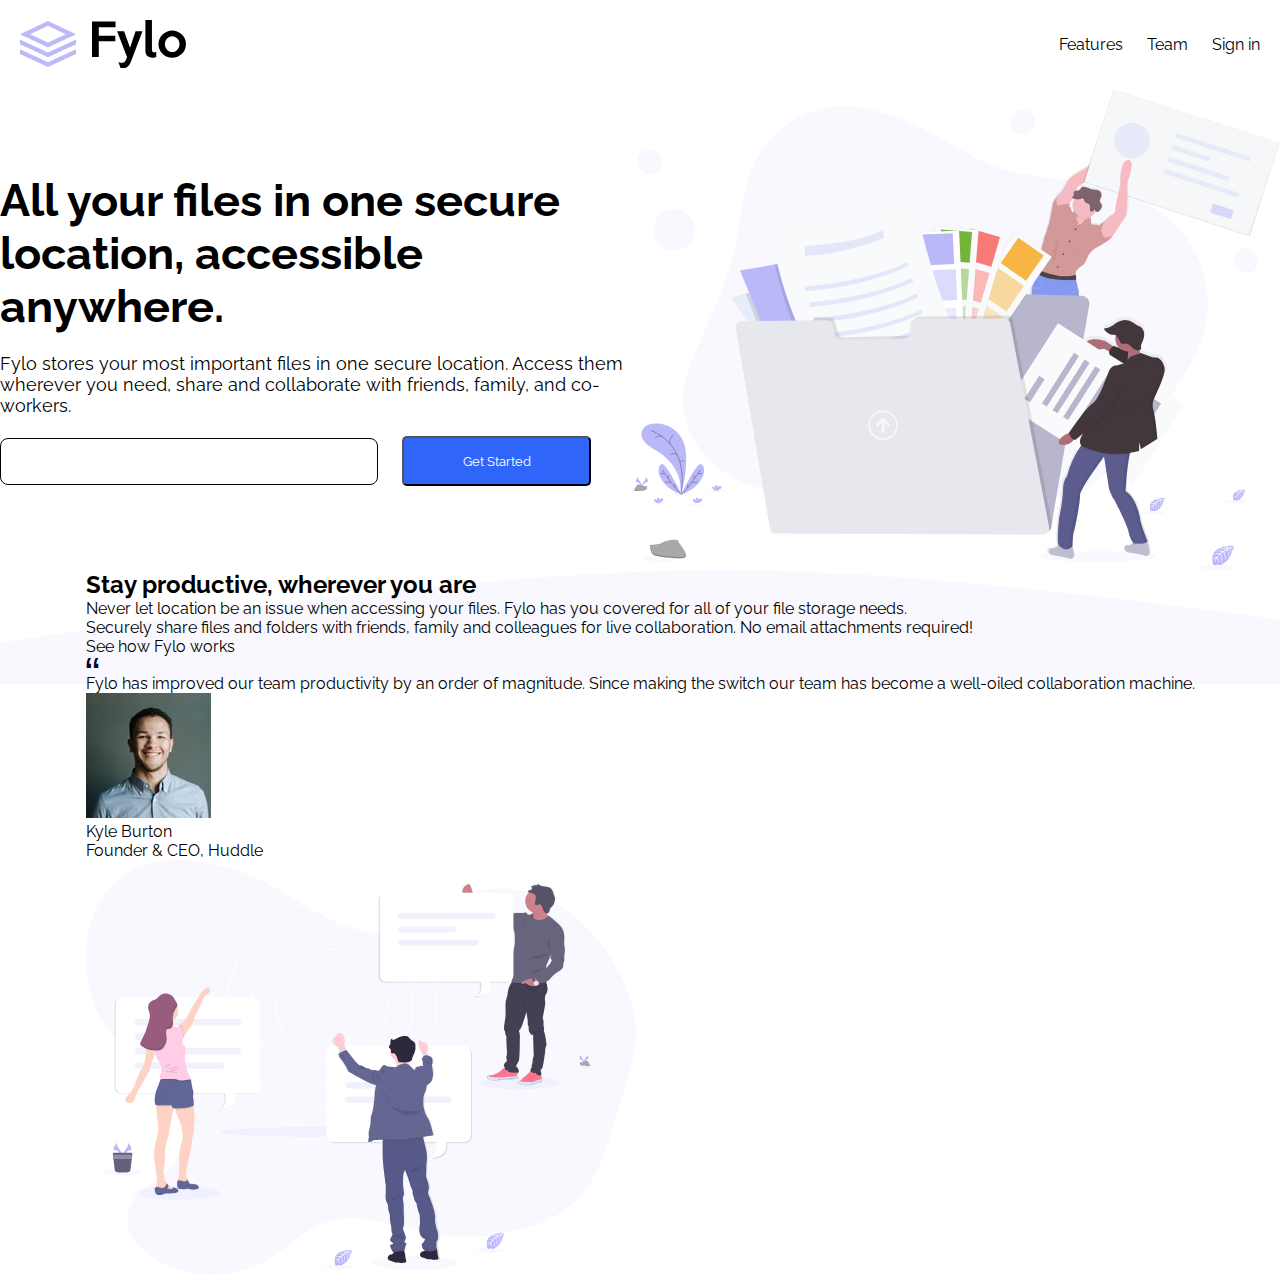
<file: CLASES/index.html>
<!DOCTYPE html>
<html lang="en">
<head>
    <meta charset="UTF-8">
    <meta http-equiv="X-UA-Compatible" content="IE=edge">
    <meta name="viewport" content="width=device-width, initial-scale=1.0">
    <title>Document</title>
    <link rel="stylesheet" href="estilos.css">
</head>
<body>
    <header>
        <nav class="container nav">
            <img src="./images/logo.svg" alt="">
            <div>
                <a href="">Features</a>
                <a href="">Team</a>
                <a href="">Sign in</a>
            </div>
        </nav>
    </header>

    <main>
        <article class="container principal">
            <div>
                <h1>
                    All your files in one secure location, accessible anywhere.
                </h1>
                <p>
                    Fylo stores your most important files in one secure location. 
                    Access them wherever you need, share and collaborate with friends, 
                    family, and co-workers.
                </p>
                <div class="principalForm">
                    <input type="text"/>
                    <button>Get Started</button>
                </div>
                
            </div>
            <img src="./images/illustration-1.svg" alt="" width="650">              
        </article>
        
    </main>

    <section class="sectionProductiva">
        <article class="container sectionProductiva2">
            <div>
                <h2>Stay productive, wherever you are</h2>
                <p>Never let location be an issue when accessing your files. Fylo has you 
                    covered for all of your file storage needs.</p>
                <p>Securely share files and folders with friends, family and colleagues for 
                    live collaboration. No email attachments required!</p>
                    <a href="">See how Fylo works</a>
            </div>
            <div>
                <img src="./images/icon-quotes.svg" alt="">
                <p>Fylo has improved our team productivity by an order of magnitude. Since making the switch our team has become a well-oiled collaboration machine.
                </p>
                <div>
                    <img src="./images/avatar-testimonial.jpg" alt="">
                    <div>
                        <p>Kyle Burton</p>
                        <p>Founder & CEO, Huddle</p>
                    </div>
                </div>
            </div>
            <img src="./images/illustration-2.svg" alt="" width="550">
        </article>
    </section>

</body>
</html>
</file>
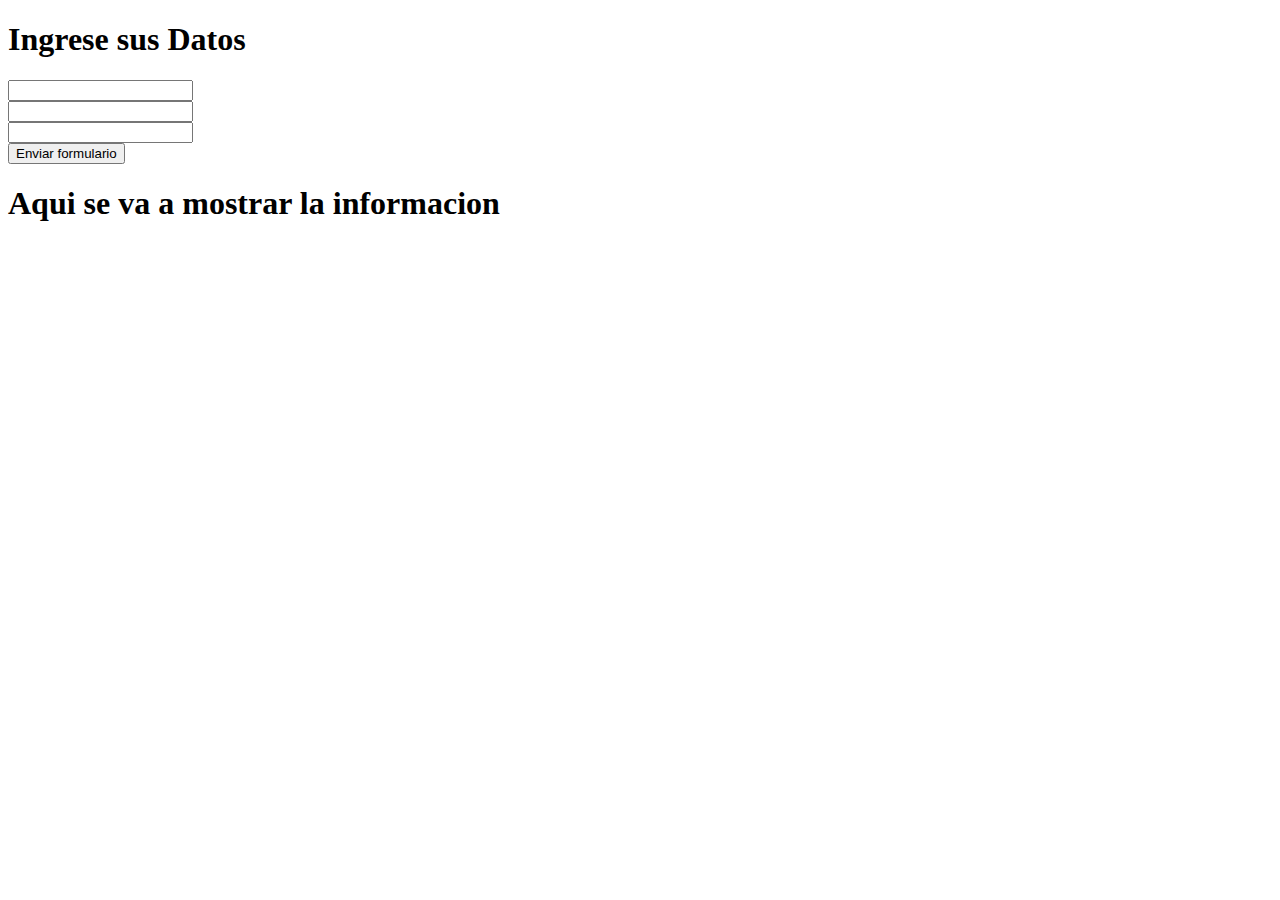
<file: proyecto_form/index.html>
<!DOCTYPE html>
<html lang="en">
<head>
    <meta charset="UTF-8">
    <meta http-equiv="X-UA-Compatible" content="IE=edge">
    <meta name="viewport" content="width=device-width, initial-scale=1.0">
    <title>Proyecto Formularios</title>
</head>
<body>
    <h1>Ingrese sus Datos</h1>
    <form onsubmit="formDatos(event)">
        <div>
            <label for="Ingresa tu nombre"></label>
            <input type="text" id="nombre">
        </div>
        <div>
            <label for="Ingresa tu Apellido"></label>
            <input type="text" id="apellido">
        </div>
        <div>
            <label for="Ingresa tu Contraseña"></label>
            <input type="password" id="pass">
        </div>
        <button>Enviar formulario</button>
    </form>

    <div id="MostrarInfo">
        <h1>Aqui se va a mostrar la informacion</h1>
        <span id="dataRecord"></span>
    </div>
</body>
<script src="./app.js"></script>
</html>
</file>
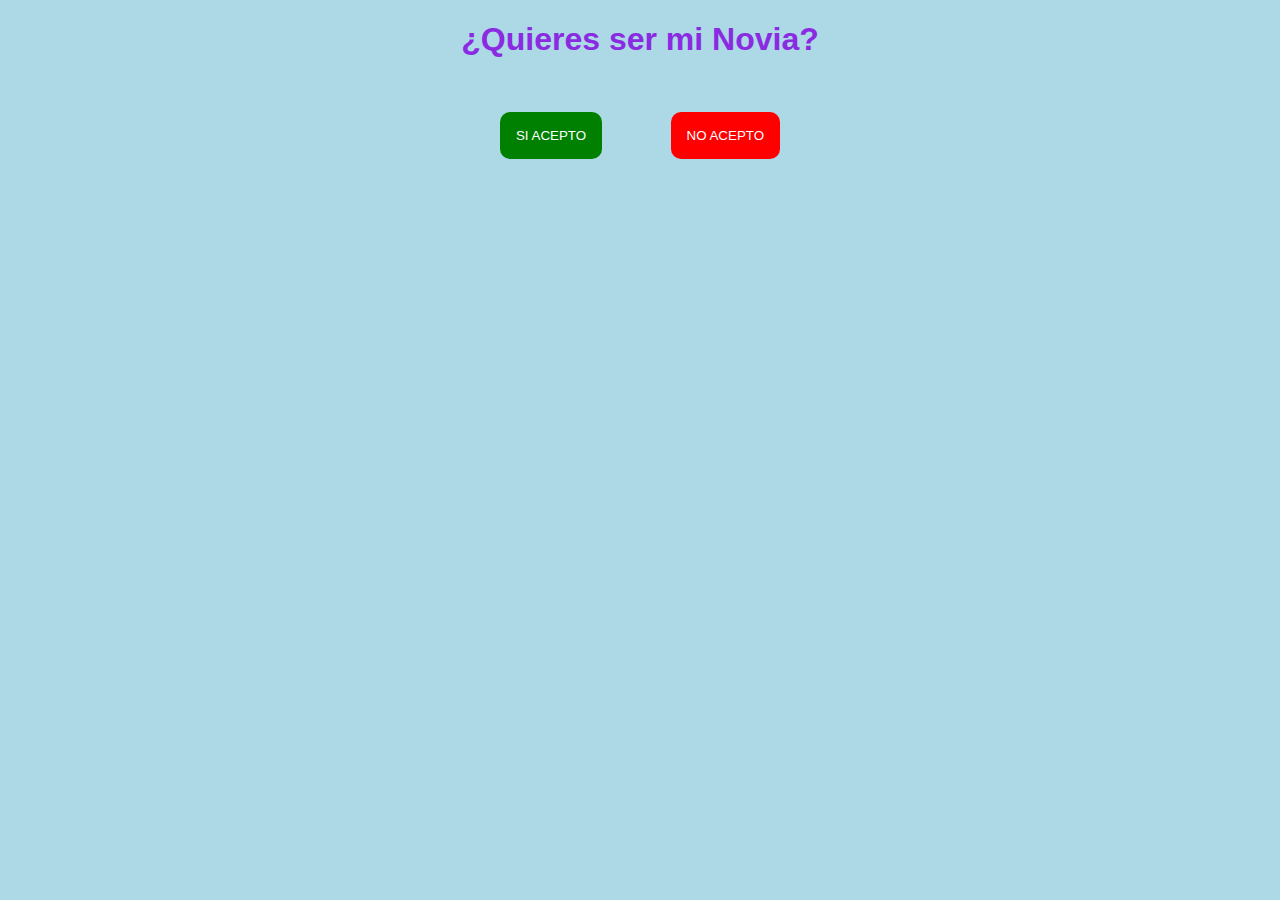
<file: proyecto_js/index.html>
<!DOCTYPE html>
<html lang="en">
<head>
    <meta charset="UTF-8">
    <meta http-equiv="X-UA-Compatible" content="IE=edge">
    <meta name="viewport" content="width=device-width, initial-scale=1.0">
    <title>Proyecto Juego JS</title>
    <link rel="stylesheet" href="main.css">
</head>
<body>
    <h1>¿Quieres ser mi Novia?</h1>
    <div>
        <button class="si" onclick="btnSi()">SI ACEPTO</button>
        <button class="no" onmouseenter="btnNo(event)">NO ACEPTO</button>
    </div>

    <div id="ejemplo">

    </div>

</body>
<script src="./app.js"></script>
</html>
</file>
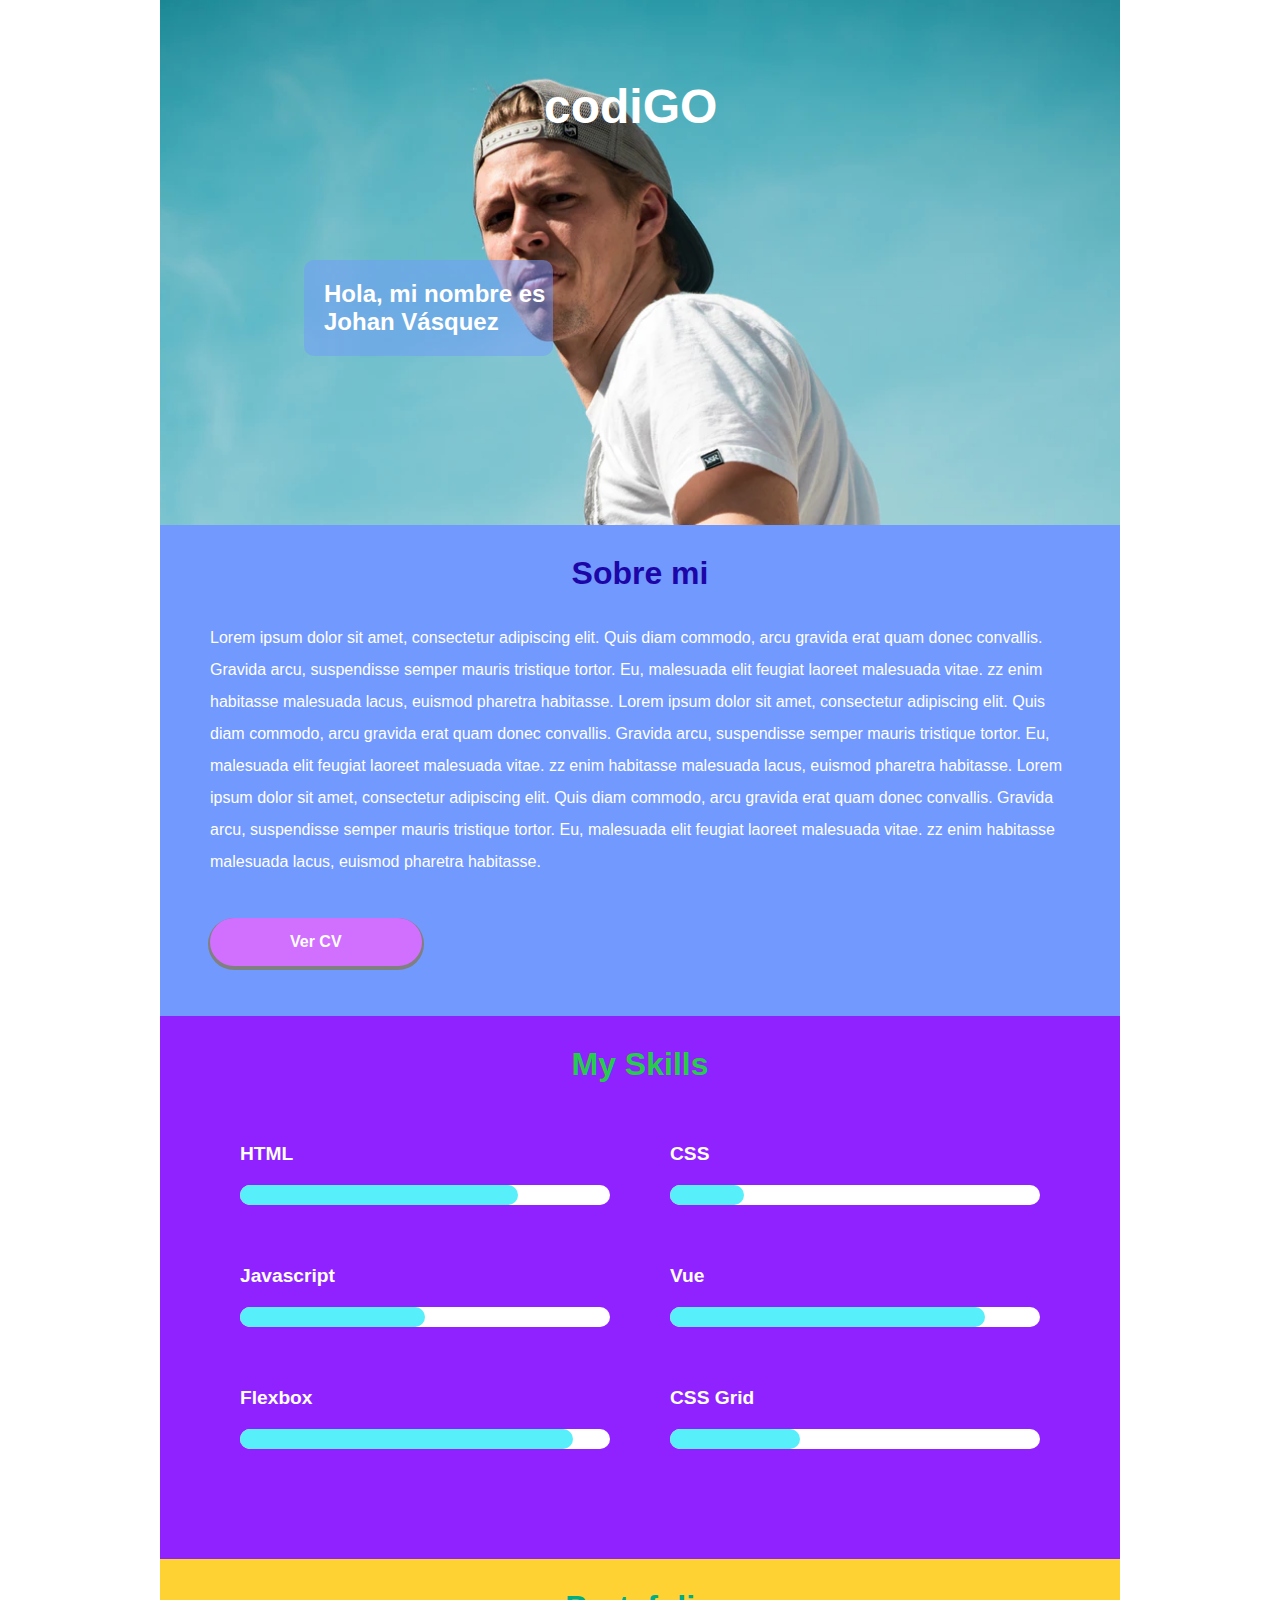
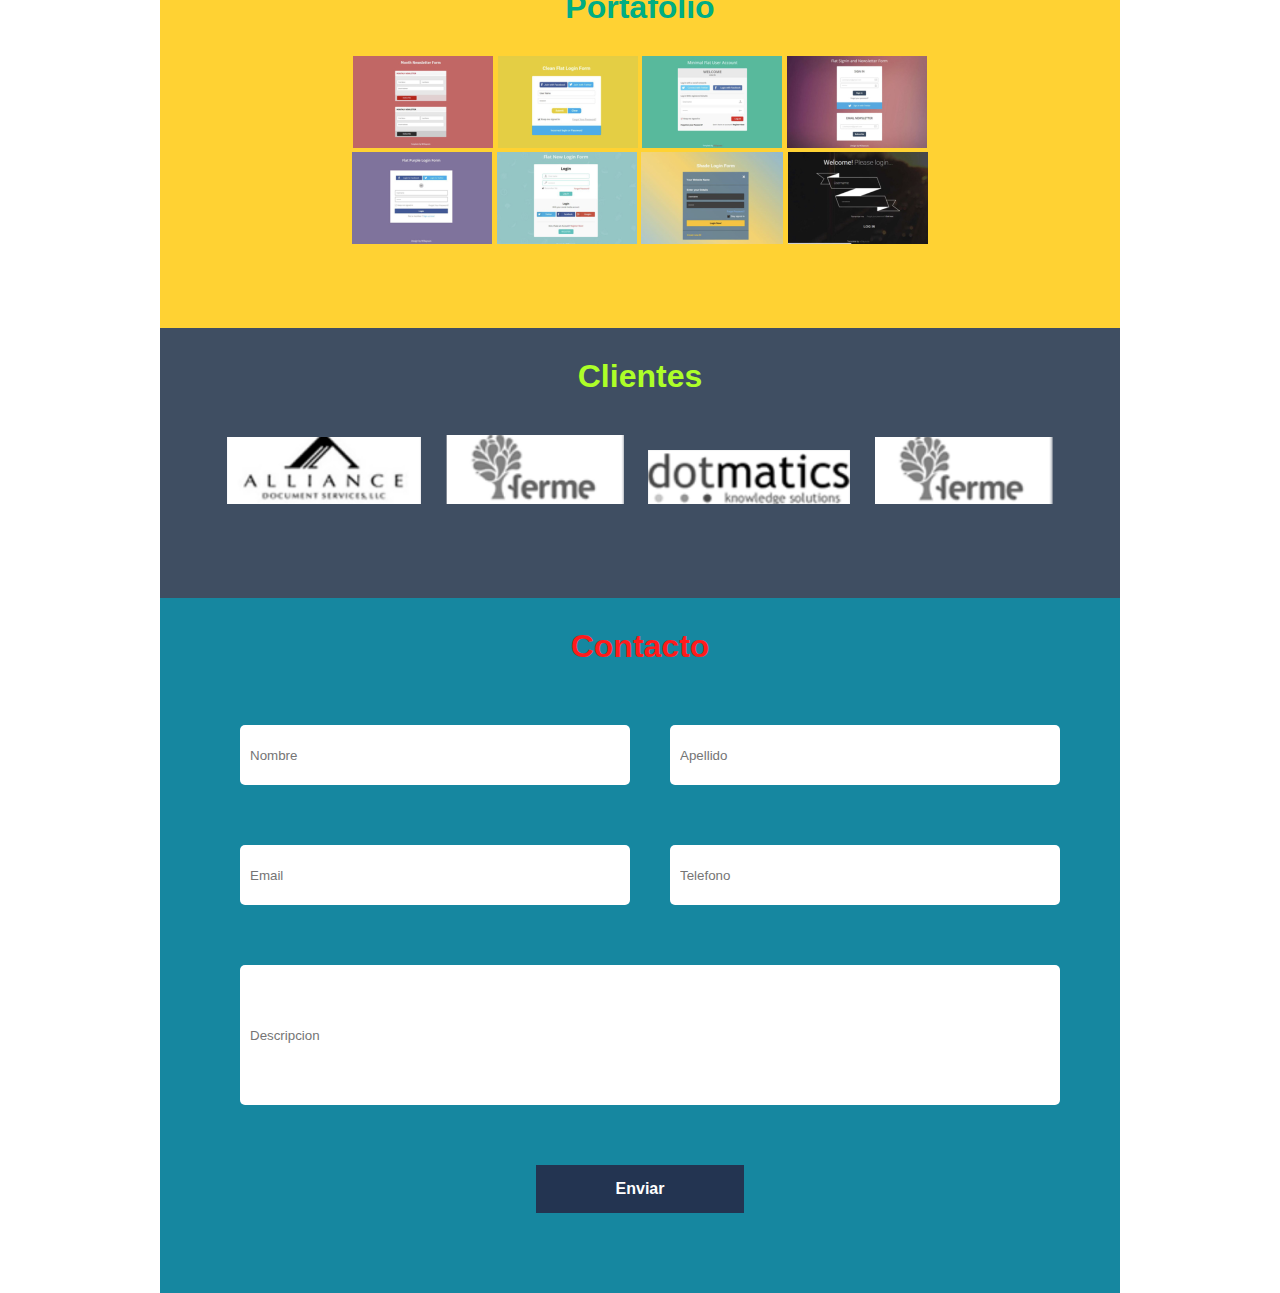
<file: semana2/dia 5/reto5/index.html>
<!DOCTYPE html>
<html lang="en">
<head>
    <meta charset="UTF-8">
    <meta http-equiv="X-UA-Compatible" content="IE=edge">
    <meta name="viewport" content="width=<s>, initial-scale=1.0">
    <link rel="stylesheet" href="reto5.css"/>
    <title>Document</title>
</head>
<body>
    
        <div class="contenedor">
            <section>
            <div class="portada">
                <h1>codiGO</h1>
                <img src="./img/Mask Group.png" alt=""/>
            <h2>Hola, mi nombre es <br> Johan Vásquez</h2>
            </div>
        </section>
        <section class="about-me">
            <h2>
                Sobre mi
            </h2>
            <p>
                Lorem ipsum dolor sit amet, consectetur adipiscing elit. Quis diam commodo, arcu gravida erat quam donec convallis. Gravida arcu, suspendisse semper mauris tristique tortor. Eu, malesuada elit feugiat laoreet malesuada vitae. zz enim habitasse malesuada lacus, euismod pharetra habitasse. Lorem ipsum dolor sit amet, consectetur adipiscing elit. Quis diam commodo, arcu gravida erat quam donec convallis. Gravida arcu, suspendisse semper mauris tristique tortor. Eu, malesuada elit feugiat laoreet malesuada vitae. zz enim habitasse malesuada lacus, euismod pharetra habitasse. Lorem ipsum dolor sit amet, consectetur adipiscing elit. Quis diam commodo, arcu gravida erat quam donec convallis. Gravida arcu, suspendisse semper mauris tristique tortor. Eu, malesuada elit feugiat laoreet malesuada vitae. zz enim habitasse malesuada lacus, euismod pharetra habitasse. 
            </p>
            <button class="cv">
                Ver CV
            </button>
        </section>
        <section class="myskill">
            <h1>My Skills</h1>
            <div class="flex-principal">
              <div class="flex-item">
                <h2>HTML</h2>
                <div class="bar">
                    <div class="bar-progress-html"></div>
                </div>
              </div>
              <div class="flex-item">
                <h2>CSS</h2>
                <div class="bar">
                    <div class="bar-progress-css"></div>
                </div>
              </div>
              </div>
              <div class="flex-principal">
              <div class="flex-item">
                <h2>Javascript</h2>
                <div class="bar">
                    <div class="bar-progress-javascript"></div>
                </div>
              </div>
              <div class="flex-item">
                <h2>Vue</h2>
                <div class="bar">
                    <div class="bar-progress-vue"></div>
                </div>
              </div>
              </div><div class="flex-principal">
              <div class="flex-item">
                <h2>Flexbox</h2>
                <div class="bar">
                    <div class="bar-progress-flexbox"></div>
                </div>
              </div>
              <div class="flex-item">
                <h2>CSS Grid</h2>
                <div class="bar">
                    <div class="bar-progress-cssgrid"></div>
                </div>
              </div>
            </div>
        </section>
        <section class="portafolio">
            <h1>Portafolio</h1>
            <div class="flex-principal-img">
              <div class="flex-img">
                <img src="./img/image-7.png"/>
                <img src="./img/image-6.png"/>
                <img src="./img/image-5.png"/>
                <img src="./img/image-4.png"/>
              </div>
              </div><div class="flex-principal-img">
              <div class="flex-img">
                <img src="./img/image-3.png"/>
                <img src="./img/image-2.png"/>
                <img src="./img/image-1.png"/>
                <img src="./img/image.png"/>
              </div>
            </div>
        </section>
        <section class="clientes">
            <h1>Clientes</h1>
            <div class="flex-principal-img">
              <div class="flex-img">
                <img src="./img/c4.png"/>
                <img src="./img/c3.png"/>
                <img src="./img/c2.png"/>
                <img src="./img/c1.png"/>
              </div>
              </div>
        </section>
        <section class="contacto">
            <h1>Contacto</h1>
            <div class="flex-principal">
              <div class="flex-item">
                <input type="text" placeholder="Nombre" name="Nombre" />
              </div>
              <div class="flex-item">
                <input type="text" name="Apellido" placeholder="Apellido" />
              </div>
            </div>
            <div class="flex-principal">
                <div class="flex-item">
                  <input type="text" placeholder="Email" name="Email" />
                </div>
                <div class="flex-item">
                  <input type="text" name="Apellido" placeholder="Telefono" />
                </div>
              </div>
              <div class="flex-principal">
                <div class="flex-item-textarea">
                  <input type="text" placeholder="Descripcion" name="Descripcion" />
                </div>
              </div>
              <div class="flex-principal">
                <div class="flex-items-enviar">
                    <button class="enviar">
                        Enviar
                    </button>
                </div>
              </div>
              
        </section>
        </div>
     
</body>
</html>
</file>
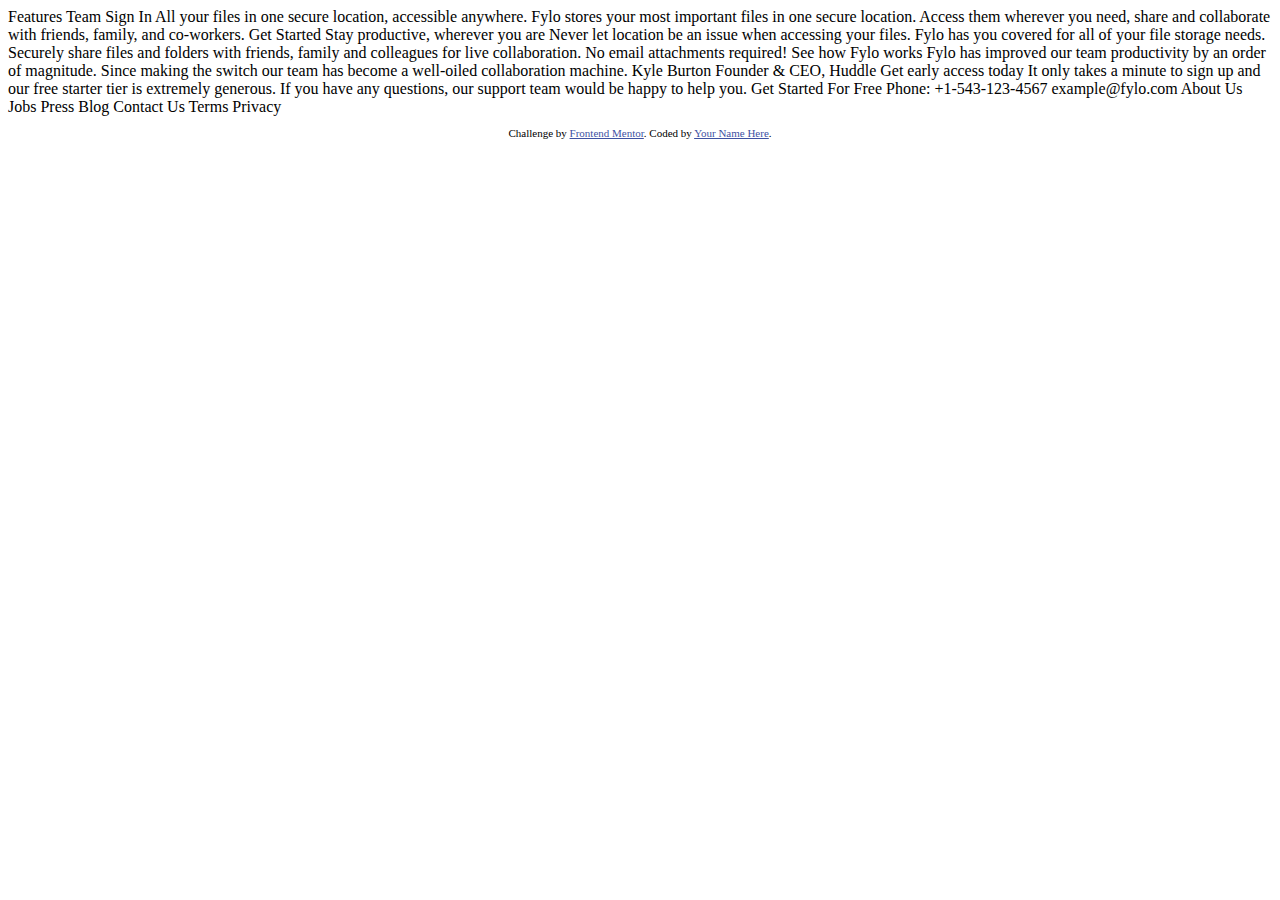
<file: CLASES/guia.html>
<!DOCTYPE html>
<html lang="en">
<head>
  <meta charset="UTF-8">
  <meta name="viewport" content="width=device-width, initial-scale=1.0"> <!-- displays site properly based on user's device -->

  <link rel="icon" type="image/png" sizes="32x32" href="./images/favicon-32x32.png">
  
  <title>Frontend Mentor | Fylo landing page with two column layout</title>

  <!-- Feel free to remove these styles or customise in your own stylesheet 👍 -->
  <style>
    .attribution { font-size: 11px; text-align: center; }
    .attribution a { color: hsl(228, 45%, 44%); }
  </style>
</head>
<body>

  Features
  Team
  Sign In

  All your files in one secure location, accessible anywhere.

  Fylo stores your most important files in one secure location. 
  Access them wherever you need, share and collaborate with friends, 
  family, and co-workers.

  Get Started

  Stay productive, wherever you are

  Never let location be an issue when accessing your files. Fylo has you 
  covered for all of your file storage needs.

  Securely share files and folders with friends, family and colleagues for 
  live collaboration. No email attachments required!

  See how Fylo works

  Fylo has improved our team productivity by an order of magnitude. Since 
  making the switch our team has become a well-oiled collaboration machine.

  Kyle Burton
  Founder & CEO, Huddle

  Get early access today

  It only takes a minute to sign up and our free starter tier is extremely generous. 
  If you have any questions, our support team would be happy to help you.

  Get Started For Free

  Phone: +1-543-123-4567
  example@fylo.com

  About Us
  Jobs
  Press
  Blog

  Contact Us
  Terms
  Privacy

  <footer>
    <p class="attribution">
      Challenge by <a href="https://www.frontendmentor.io?ref=challenge" target="_blank">Frontend Mentor</a>. 
      Coded by <a href="#">Your Name Here</a>.
    </p>
  </footer>
</body>
</html>
</file>
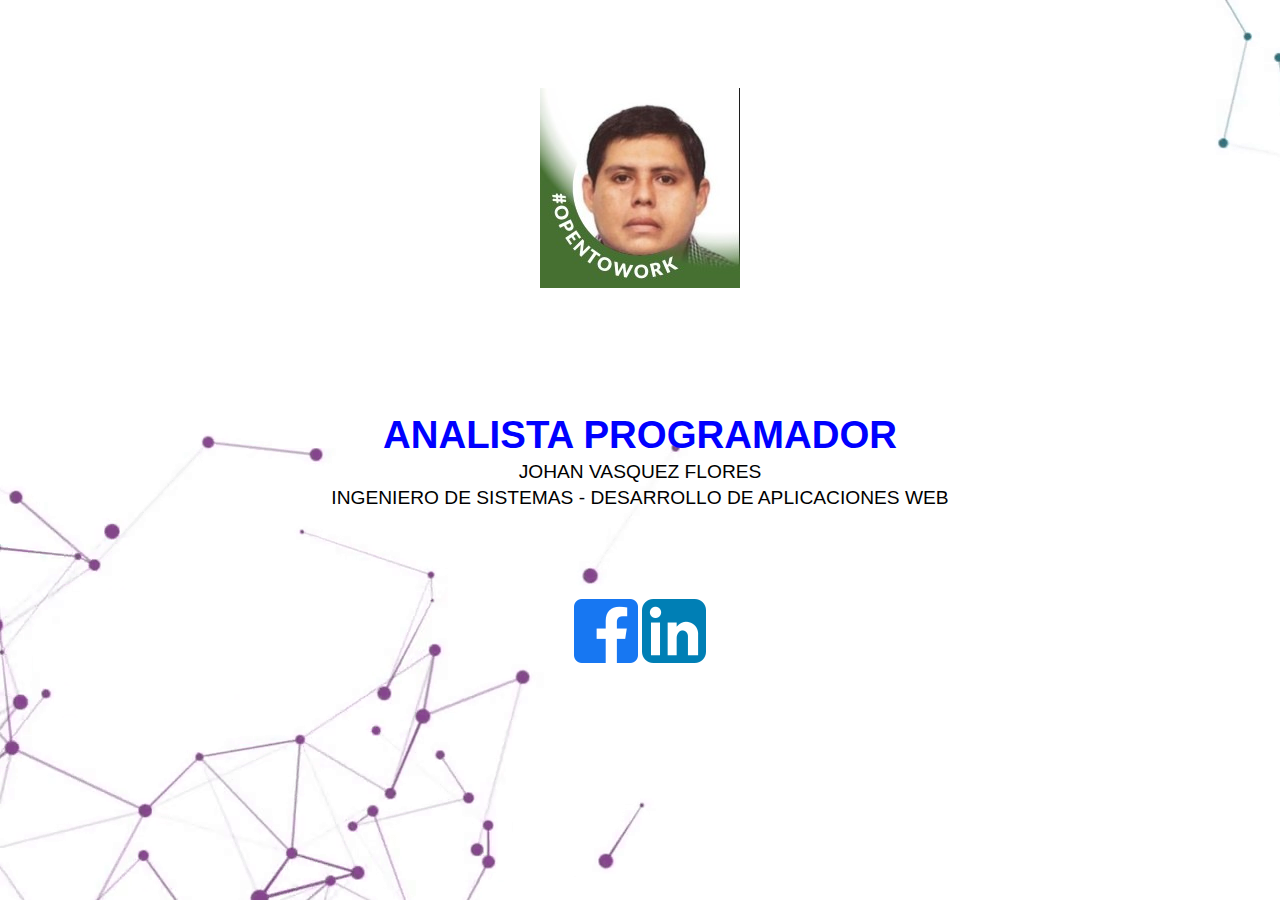
<file: semana1/ejercicio1.html>
<!DOCTYPE html>
<html lang="en">
<head>
    <meta charset="UTF-8">
    <meta http-equiv="X-UA-Compatible" content="IE=edge">
    <meta name="viewport" content="width=device-width, initial-scale=1.0">
    <link rel="stylesheet" href="../ejercicio1.css"></link>
    <title>Document</title>
</head>
<body>
    <header>
        <img src="../img/imagen.jpg" />
    </header>
    <article>
        <table class="encabezado">
            <thead>
                <tr>
                    <th>ANALISTA PROGRAMADOR</th>
                </tr>
            </thead>
            <tbody>
                <tr>
                    <td>
                        JOHAN VASQUEZ FLORES
                    </td>
                </tr>
                <tr>
                    <td>
                        INGENIERO DE SISTEMAS - DESARROLLO DE APLICACIONES WEB
                    </td>
                </tr>
            </tbody>
        </table>
    </article>
    <footer>
        <p class="links">
            <a href="https://www.facebook.com/johitan.vasquez" target="_blank"><img src="../img/fb_icon.png" /></a>
            <a href="https://www.linkedin.com/in/johan-vasquez-flores-13b289b0/" target="_blank"><img src="../img/linkedin_icon.png" /></a>
        </p>
    </footer>
</body>
</html>
</file>
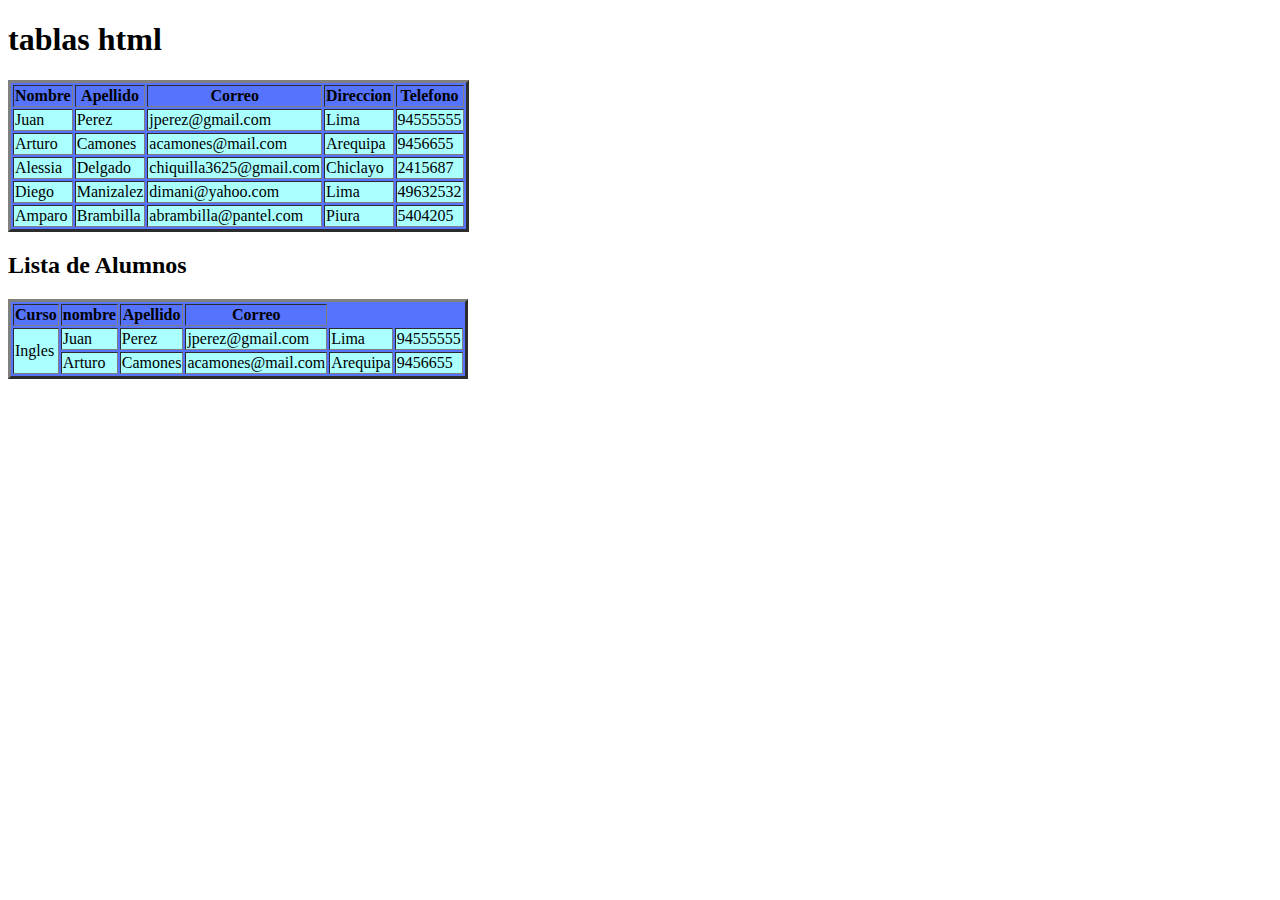
<file: semana1/tablas.html>
<!DOCTYPE html>
<html lang="en">
<head>
    <meta charset="UTF-8">
    <meta http-equiv="X-UA-Compatible" content="IE=edge">
    <meta name="viewport" content="width=device-width, initial-scale=1.0">
    <title>Document</title>
</head>
<body>
    <h1>tablas html</h1>

    <table border="3" bgcolor="#5573fc">
        <thead>
            <tr>
                <th>Nombre</th>
                <th>Apellido</th>
                <th>Correo</th>
                <th>Direccion</th>
                <th>Telefono</th>
            </tr>
        </thead>
        <tbody bgcolor="#aaffff">
            <tr>
                <td>Juan</td>
                <td>Perez</td>
                <td>jperez@gmail.com</td>
                <td>Lima</td>
                <td>94555555</td>
            </tr>
            <tr>
                <td>Arturo</td>
                <td>Camones</td>
                <td>acamones@mail.com</td>
                <td>Arequipa</td>
                <td>9456655</td>
            </tr>
            <tr>
                <td>Alessia</td>
                <td>Delgado</td>
                <td>chiquilla3625@gmail.com</td>
                <td>Chiclayo</td>
                <td>2415687</td>
            </tr>
            <tr>
                <td>Diego</td>
                <td>Manizalez</td>
                <td>dimani@yahoo.com</td>
                <td>Lima</td>
                <td>49632532</td>
            </tr>
            <tr>
                <td>Amparo</td>
                <td>Brambilla</td>
                <td>abrambilla@pantel.com</td>
                <td>Piura</td>
                <td>5404205</td>
            </tr>
        </tbody>

    </table>
    <h2>Lista de Alumnos</h2>
    <table border="3" bgcolor="#5573fc">
        <thead>
            <tr>
                <th>Curso</th>
                <th>nombre</th>
                <th>Apellido</th>
                <th>Correo</th>
                
            </tr>
        </thead>
        <tbody bgcolor="#aaffff">
            <tr>
                <td rowspan="2">Ingles</td>
                <td>Juan</td>
                <td>Perez</td>
                <td>jperez@gmail.com</td>
                <td>Lima</td>
                <td>94555555</td>
            </tr>
            <tr>
                <td>Arturo</td>
                <td>Camones</td>
                <td>acamones@mail.com</td>
                <td>Arequipa</td>
                <td>9456655</td>
            </tr>
            </tbody>
            </table>
</body>
</html>
</file>
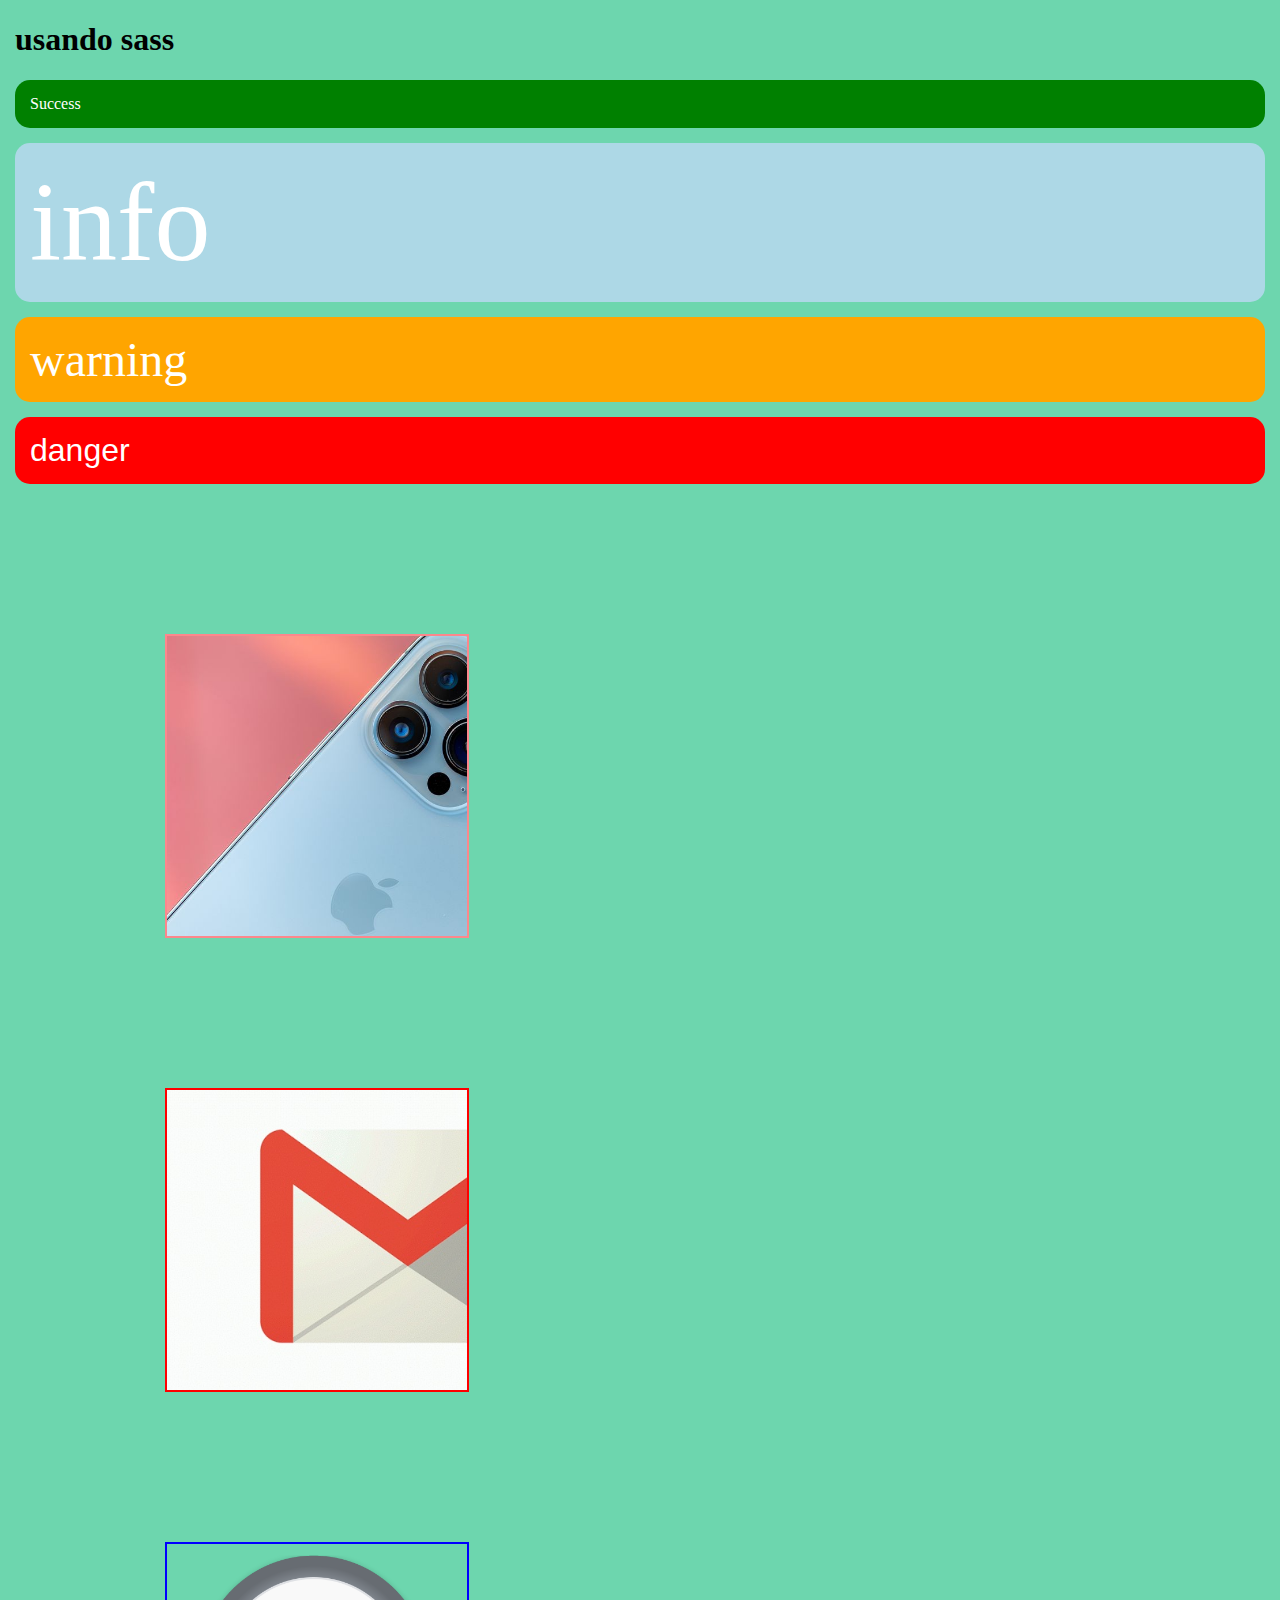
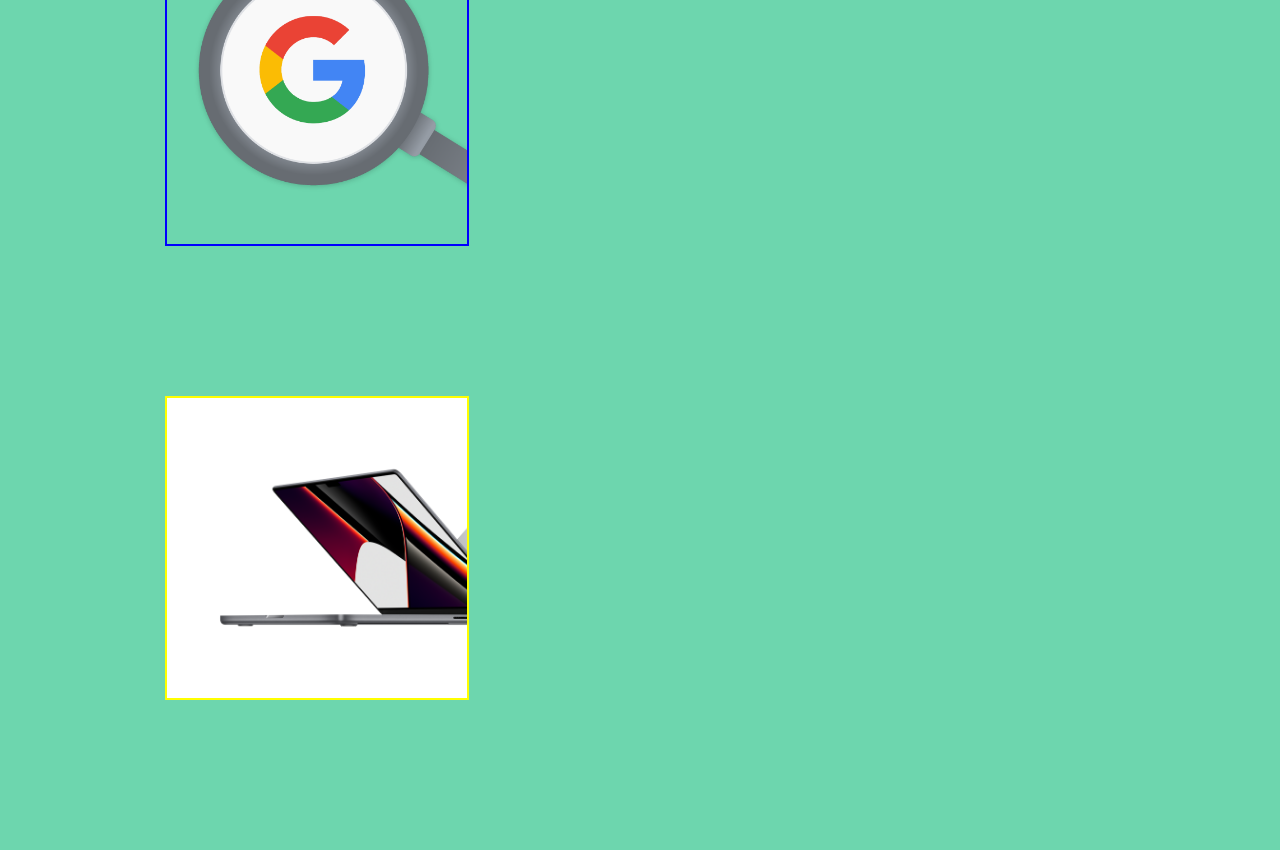
<file: semana3/dia1/sass.html>
<!DOCTYPE html>
<html lang="en">
    <meta charset="UTF-8">
    <meta http-equiv="X-UA-Compatible" content="IE=edge">
    <meta name="viewport" content="width=device-width, initial-scale=1.0">
    <title>SASS - Document</title>
    <link rel="stylesheet" href="./estilos.css"/>
</head>
<body>
    <h1>usando sass</h1>
    <div class="success">Success</div>
    <div class="info">info</div>
    <div class="warning">warning</div>
    <div class="danger">danger</div>

    <div class="div-icon-phone"></div>
    <div class="div-icon-mail"></div>
    <div class="div-icon-search"></div>
    <div class="div-icon-laptop"></div>

</body>
</html>
</file>
<file: CLASES/estilos.css>
@import url('https://fonts.googleapis.com/css2?family=Raleway:ital,wght@0,400;0,600;1,200&display=swap');
h1,h2,h3,h4,h5,h6,p,a,button{
    font-family: "Raleway","sans serif";
}

*{
    margin:0;
    padding: 0;
    box-sizing: border-box;
}

a{
    text-decoration: none;
    color: black;
}

.container{
    max-width: 1300px;
    margin:0 auto;
}

.nav{
    display: flex;
    justify-content: space-between;
    align-items: center;
    padding: 20px;
}

.nav a{
    margin-left: 20px;
}

.principal{
    height: calc(100vh-89px);
    display: flex;
    align-items: center;
    justify-content: space-between;
}

.principal h1{
    font-size: 45px;
}

.principal p{
    font-size: 18px;
    margin-top: 20px;
}

.principal input{
    border: 1px solid black;
    padding: 15px;
    width:60%;
    border-radius: 8px;
    margin-right: 20px;
}

.principal button{
    color:white;
    border-radius: 5px;
    background-color: #2f65f9;
    order: none;
    padding: 15px;
    width:30%;
}

.principalForm{
    margin-top: 20px;
}

.sectionProductiva{
    background-image: url("./images/bg-curve-desktop.svg");
    background-size: content;
    background-repeat: no-repeat;
    display: flex;
    justify-content: space-between;
}
</file>
<file: proyecto_js/main.css>
*{font-family: 'Segoe UI', Tahoma, Geneva, Verdana, sans-serif;}

body{
    background-color: lightblue;
    text-align: center;
}

h1{
    color:blueviolet;
}

button{
    border-radius: 10px;
    padding: 1rem;
    margin:2rem;
    text-align: center;
    cursor: pointer;
    border-width: 0;
}

.si{
    color:white;
    background-color: green;
}

.no{
    color:white;
    background-color: red;
}
</file>
<file: semana2/dia 5/reto5/reto5.css>
*{
    margin:0px;
    padding: 0px;
}

body{
    font-family: Arial, Helvetica, sans-serif;
}

.contenedor{
    max-width: 960px;
    margin: auto;
    height: 100vh;
}

/* Portada de la web */

.portada{
    position: relative;
    height: 525px;
}

.portada h1 {
    color: white;
    position: absolute;
    left: 40%;
    top:15%;
    font-size:3rem;
}

.portada h2{
    position: absolute;
    top: 260px;
    color: white;
    padding:20px 8px 20px 20px;
    left:15%;
    background: rgba(114, 153, 254, 0.5);
border-radius: 10px;
}

/* Seccion Acerca de Mi */

.about-me{
     background: #7299FE;
     padding: 30px 50px 50px 50px;
}

.about-me h2{
    color: #1D06A7;
    text-align: center;
    padding-bottom: 30px;
    font-size: 2rem;
}

.about-me p{
    color:white;
    line-height: 2;
    padding-bottom: 40px;
    font-size: 1rem;
}


.cv{
    border-radius: 25px;
    border:0;
    box-shadow: 0px 2px 0px 2px gray;
    color:white;
    text-align: center;
    padding: 15px 80px 15px 80px;
    background:#D16FFF;
    font-weight: bolder;
    font-size: 1rem;
}


/* Seccion Herramientas */


.myskill{
    background: #9022FF;
    padding: 30px 50px 80px 50px;
}

.myskill h1{
    text-align: center;
    padding-bottom: 30px;
    font-size: 2rem;
    color: #26CC4B;
}

.flex-principal{
    display: flex;
    width: 100%;
    flex-direction: row;
}

.flex-item{
    width: 50%;
    flex-direction: column;
    padding: 30px;
}

.flex-item h2{
    color:white;
    font-size: 1.2rem;
    padding-bottom: 20px;
}

.bar{
    border: 1px #9122FF;
    border-radius: 10px;
    background-color: white;
}

.bar-progress-html{
    height: 20px;
    width: 75%;
    background-color:#57EFF9;
    border-radius: 10px;
}

.bar-progress-css{
    height: 20px;
    width: 20%;
    background-color:#57EFF9;
    border-radius: 10px;
}

.bar-progress-javascript{
    height: 20px;
    width: 50%;
    background-color:#57EFF9;
    border-radius: 10px;
}

.bar-progress-vue{
    height: 20px;
    width: 85%;
    background-color:#57EFF9;
    border-radius: 10px;
}

.bar-progress-flexbox{
    height: 20px;
    width: 90%;
    background-color:#57EFF9;
    border-radius: 10px;
}

.bar-progress-cssgrid{
    height: 20px;
    width: 35%;
    background-color:#57EFF9;
    border-radius: 10px;
}

/* Seccion Portafolio */


.portafolio{
    background: #FFD233;
    padding: 30px 50px 80px 50px;
}

.portafolio h1{
    text-align: center;
    padding-bottom: 30px;
    font-size: 2rem;
    color: #00AD84;
}

.flex-principal-img{
    display: flex;
    width: 100%;
    flex-direction: row;
    justify-content: center;
}

.flex-img{
    flex-direction: column;
    
}

/* Seccion Clientes */

.clientes{
    background: #3F4E62;
    padding: 30px 50px 80px 50px;
}

.clientes h1{
    text-align: center;
    padding-bottom: 30px;
    font-size: 2rem;
    color: #ADFF28;
}

.clientes img{
    padding: 10px;
}


.contacto{
    background: #1687A0;
    padding: 30px 50px 50px 50px;
}

.contacto h1{
    text-align: center;
    padding-bottom: 30px;
    font-size: 2rem;
    color: #FF1B1B;
}

.contacto input {
    width: 100%;
    height: 40px;
    border: 0;
    border-radius: 5px;
    padding: 10px;
}

.flex-item-textarea{
    width: 100%;
    flex-direction: column;
    padding: 30px;
}

.flex-item-textarea input{
    height: 120px;
    vertical-align: text-top;
}

              
.flex-items-enviar{
    width: 100%;
    flex-direction: column;
    padding: 30px;
    text-align: center;
}

.enviar{
    text-align: center;
    border:0;
    color:white;
    text-align: center;
    padding: 15px 80px 15px 80px;
    background:#233451;
    font-weight: bolder;
    font-size: 1rem;
}
</file>
<file: ejercicio1.css>
body {
    background-image: url("./img/wallp.png");
}


header{
    text-align: center;
    padding: 5em;
}

table{
    width: 100%;
    font-size: 1.2em;
    font-family: 'Lucida Sans', 'Lucida Sans Regular', 'Lucida Grande', 'Lucida Sans Unicode', Geneva, Verdana, sans-serif;
    
}

th{
    font-size: 2em;
    font-family: 'Lucida Sans', 'Lucida Sans Regular', 'Lucida Grande', 'Lucida Sans Unicode', Geneva, Verdana, sans-serif;
    color: blue;
}

.encabezado {
    text-align: center;
    padding: 2em;
}

.links {
    text-align: center;
    padding: 2em;
}
</file>
<file: semana3/dia1/estilos.css>
body {
  margin: 15px;
  background-color: rgb(109, 214, 174);
}

.success {
  background-color: green;
  padding: 15px;
  border-radius: 15px;
  color: white;
  margin-bottom: 15px;
  font-size: 1rem;
  font-family: "Lucida Sans";
}

.info {
  background-color: lightblue;
  padding: 15px;
  border-radius: 15px;
  color: white;
  margin-bottom: 15px;
  font-size: 7rem;
  font-family: Verdana;
}

.warning {
  background-color: orange;
  padding: 15px;
  border-radius: 15px;
  color: white;
  margin-bottom: 15px;
  font-size: 3rem;
  font-family: Impact;
}

.danger {
  background-color: red;
  padding: 15px;
  border-radius: 15px;
  color: white;
  margin-bottom: 15px;
  font-size: 2rem;
  font-family: Arial;
}

.div-icon-phone {
  background: url(./img/phone.jpeg);
  border: solid 2px rgb(252, 135, 140);
  background-size: cover;
  background-repeat: no-repeat;
  width: 300px;
  height: 300px;
  margin: 150px;
}

.div-icon-mail {
  background: url(./img/mail.jpeg);
  border: solid 2px red;
  background-size: cover;
  background-repeat: no-repeat;
  width: 300px;
  height: 300px;
  margin: 150px;
}

.div-icon-search {
  background: url(./img/search.png);
  border: solid 2px blue;
  background-size: cover;
  background-repeat: no-repeat;
  width: 300px;
  height: 300px;
  margin: 150px;
}

.div-icon-laptop {
  background: url(./img/laptop.png);
  border: solid 2px yellow;
  background-size: cover;
  background-repeat: no-repeat;
  width: 300px;
  height: 300px;
  margin: 150px;
}/*# sourceMappingURL=estilos.css.map */
</file>
